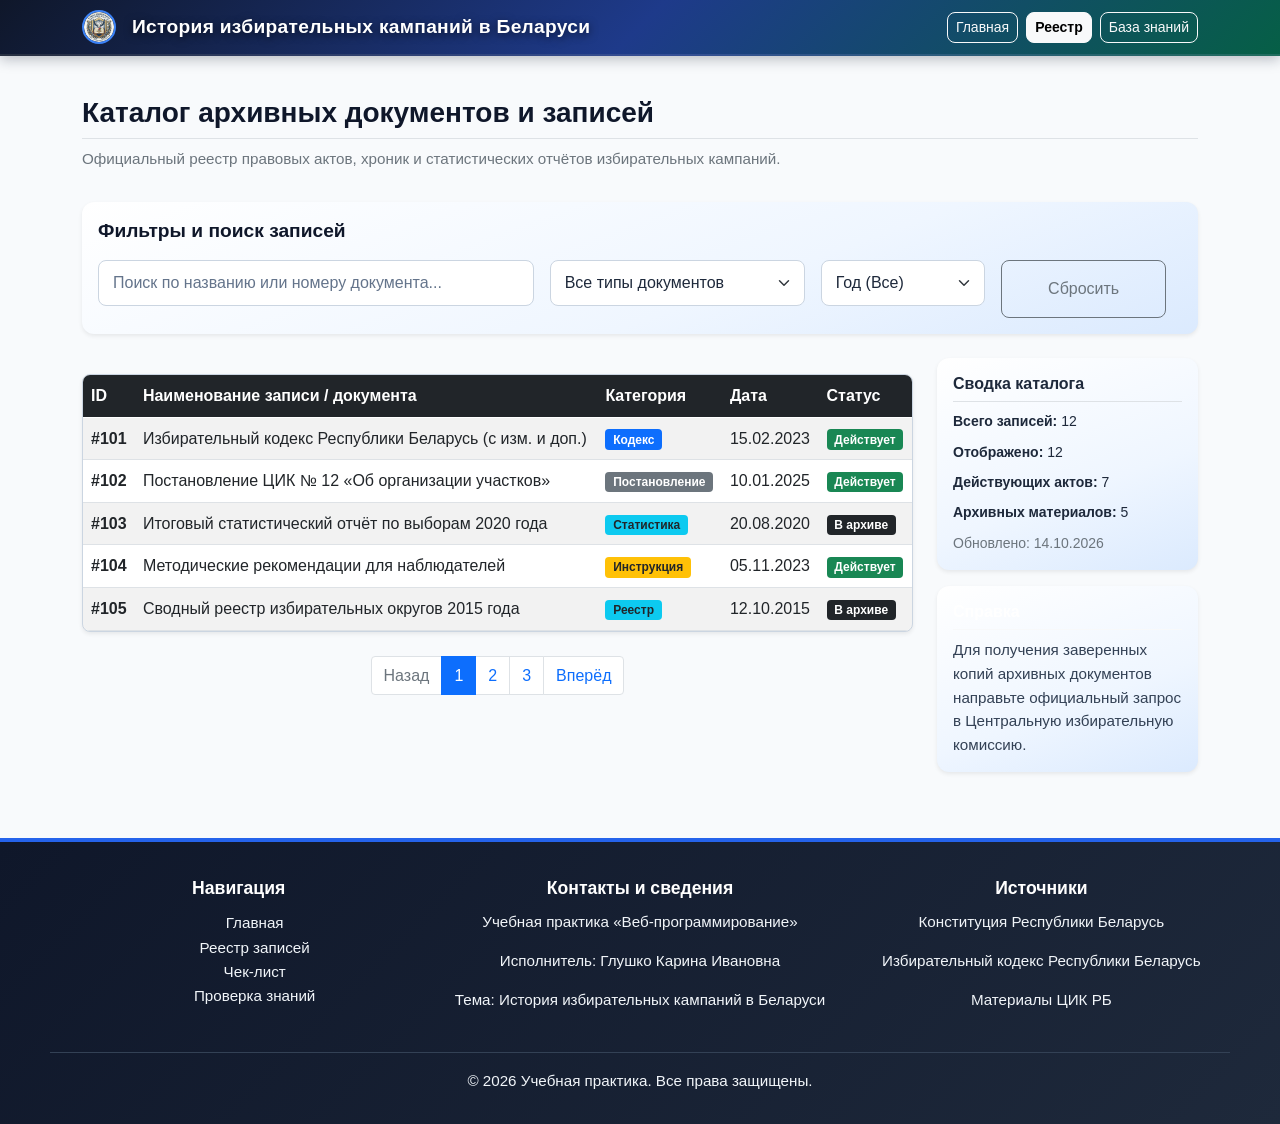
<file: registry-prototype.html>
<!DOCTYPE html>
<html lang="ru">
<head>
  <meta charset="UTF-8">
  <meta name="viewport" content="width=device-width, initial-scale=1.0">
  <title>Каталог записей | История избирательных кампаний в Беларуси</title>

  <!-- 1. Подключение Bootstrap 5 -->
  <link rel="stylesheet" href="css/bootstrap.min.css">
  
  <!-- 2. Авторские стили проекта -->
  <link rel="stylesheet" href="css/base.css">
  <link rel="stylesheet" href="css/layout.css">
  <link rel="stylesheet" href="css/responsive.css">
</head>
<body class="page-grid">

  <!-- ШАПКА САЙТА -->
  <header class="site-header mb-4">
    <div class="container d-flex justify-content-between align-items-center">
      <div class="brand d-flex align-items-center gap-3">
        <img src="assets/img/logo.png" alt="Логотип" class="site-logo">
        <div class="brand-text">
          <h1 class="h5 mb-0 text-white">История избирательных кампаний в Беларуси</h1>
        </div>
      </div>
      <nav class="main-nav d-none d-md-flex gap-2">
        <a href="index.html" class="btn btn-outline-light btn-sm">Главная</a>
        <a href="registry.html" class="btn btn-light btn-sm fw-bold">Реестр</a>
        <a href="knowledge.html" class="btn btn-outline-light btn-sm">База знаний</a>
      </nav>
    </div>
  </header>

  <!-- ОСНОВНОЙ КОНТЕЙНЕР КАТАЛОГА (СЕТКА BOOTSTRAP 12 КОЛОНОК) -->
  <main class="container my-3 flex-grow-1">

    <!-- Заголовок страницы -->
    <div class="row mb-3">
      <div class="col-12">
        <h2 class="h3 fw-bold border-bottom pb-2">Каталог архивных документов и записей</h2>
        <p class="text-muted">Официальный реестр правовых актов, хроник и статистических отчётов избирательных кампаний.</p>
      </div>
    </div>

    <!-- 1. БЛОК ФИЛЬТРОВ (col-12) -->
    <section class="row mb-4">
      <div class="col-12">
        <div class="card p-3 shadow-sm border-0 bg-light">
          <h3 class="h6 fw-bold mb-3">Фильтры и поиск записей</h3>
          <form class="row g-3" id="filter-form" onsubmit="return false;">
            <div class="col-12 col-md-5">
              <input type="text" id="search-input" class="form-control" placeholder="Поиск по названию или номеру документа...">
            </div>
            <div class="col-12 col-md-3">
              <select id="type-select" class="form-select">
                <option value="" selected>Все типы документов</option>
                <option value="Кодекс">Законы и Кодексы</option>
                <option value="Постановление">Постановления ЦИК</option>
                <option value="Статистика">Архивные отчёты</option>
                <option value="Инструкция">Инструкции</option>
                <option value="Реестр">Реестры</option>
              </select>
            </div>
            <div class="col-12 col-md-2">
              <select id="year-select" class="form-select">
                <option value="" selected>Год (Все)</option>
                <option value="2025">2025</option>
                <option value="2023">2023</option>
                <option value="2020">2020</option>
                <option value="2015">2015</option>
                <option value="2010">2010</option>
              </select>
            </div>
            <div class="col-12 col-md-2 d-grid">
              <button type="button" id="reset-btn" class="btn btn-outline-secondary fw-semibold">Сбросить</button>
            </div>
          </form>
        </div>
      </div>
    </section>

    <!-- 2. ОСНОВНОЙ КОНТЕНТ: ТАБЛИЦА + БОКОВАЯ ИНФОРМАЦИЯ -->
    <div class="row g-4">
      
      <!-- ТАБЛИЦА (col-12 на мобильных, col-lg-9 на десктопе) -->
      <div class="col-12 col-lg-9">
        <div class="table-responsive shadow-sm rounded border bg-white">
          <table class="table table-hover table-striped align-middle mb-0" id="data-table">
            <thead class="table-dark">
              <tr>
                <th scope="col">ID</th>
                <th scope="col">Наименование записи / документа</th>
                <th scope="col">Категория</th>
                <th scope="col">Дата</th>
                <th scope="col">Статус</th>
              </tr>
            </thead>
            <tbody id="table-body">
              <!-- Записи будут генерироваться через JS -->
            </tbody>
          </table>
        </div>

        <!-- Сообщение, если ничего не найдено -->
        <div id="no-results" class="alert alert-warning text-center mt-3 d-none">
          По вашему запросу ничего не найдено. Попробуйте изменить параметры фильтрации.
        </div>

        <!-- ПОСТРАНИЧНАЯ НАВИГАЦИЯ (PAGINATION) -->
        <nav aria-label="Пагинация реестра" class="mt-4 d-flex justify-content-center">
          <ul class="pagination mb-0" id="pagination">
            <!-- Кнопки страниц будут генерироваться через JS -->
          </ul>
        </nav>
      </div>

      <!-- 3. БОКОВАЯ ИНФОРМАЦИЯ (col-lg-3) -->
      <aside class="col-12 col-lg-3">
        <div class="card p-3 shadow-sm mb-3 border-0 bg-white">
          <h4 class="h6 fw-bold border-bottom pb-2">Сводка каталога</h4>
          <ul class="list-unstyled mb-0 small">
            <li class="mb-2"><strong>Всего записей:</strong> <span id="stat-total">0</span></li>
            <li class="mb-2"><strong>Отображено:</strong> <span id="stat-visible">0</span></li>
            <li class="mb-2"><strong>Действующих актов:</strong> <span id="stat-active">0</span></li>
            <li class="mb-2"><strong>Архивных материалов:</strong> <span id="stat-archive">0</span></li>
            <li class="mb-0 text-muted">Обновлено: 14.10.2026</li>
          </ul>
        </div>

        <div class="card p-3 shadow-sm border-0 bg-primary text-white">
          <h4 class="h6 fw-bold border-bottom border-light pb-2">Справка</h4>
          <p class="small mb-0">Для получения заверенных копий архивных документов направьте официальный запрос в Центральную избирательную комиссию.</p>
        </div>
      </aside>

    </div>
  </main>

  <footer id="footer" class="site-footer">
    <div class="footer-container">
      <div class="footer-nav">
        <h4>Навигация</h4>
        <ul>
          <li><a href="index.html#hero">Главная</a></li>
          <li><a href="registry.html">Реестр записей</a></li>
          <li><a href="checklist.html">Чек-лист</a></li>
          <li><a href="knowledge.html">Проверка знаний</a></li>
        </ul>
      </div>

      <div class="footer-contacts">
        <h4>Контакты и сведения</h4>
        <p>Учебная практика «Веб-программирование»</p>
        <p>Исполнитель: Глушко Карина Ивановна</p>
        <p>Тема: История избирательных кампаний в Беларуси</p>
      </div>

      <div class="footer-sources">
        <h4>Источники</h4>
        <p>Конституция Республики Беларусь</p>
        <p>Избирательный кодекс Республики Беларусь</p>
        <p>Материалы ЦИК РБ</p>
      </div>
    </div>
    <div class="footer-bottom">
      <p>© 2026 Учебная практика. Все права защищены.</p>
    </div>
  </footer>

  <!-- СКРИПТ ФИЛЬТРАЦИИ И ПАГИНАЦИИ -->
  <script>
    // Массив данных записей каталога
    const rawData = [
      { id: "101", title: "Избирательный кодекс Республики Беларусь (с изм. и доп.)", type: "Кодекс", date: "15.02.2023", year: "2023", status: "Действует", badge: "bg-primary", statusBadge: "bg-success" },
      { id: "102", title: "Постановление ЦИК № 12 «Об организации участков»", type: "Постановление", date: "10.01.2025", year: "2025", status: "Действует", badge: "bg-secondary", statusBadge: "bg-success" },
      { id: "103", title: "Итоговый статистический отчёт по выборам 2020 года", type: "Статистика", date: "20.08.2020", year: "2020", status: "В архиве", badge: "bg-info text-dark", statusBadge: "bg-dark" },
      { id: "104", title: "Методические рекомендации для наблюдателей", type: "Инструкция", date: "05.11.2023", year: "2023", status: "Действует", badge: "bg-warning text-dark", statusBadge: "bg-success" },
      { id: "105", title: "Сводный реестр избирательных округов 2015 года", type: "Реестр", date: "12.10.2015", year: "2015", status: "В архиве", badge: "bg-info text-dark", statusBadge: "bg-dark" },
      { id: "106", title: "Постановление ЦИК № 45 «О форме избирательного бюллетеня»", type: "Постановление", date: "18.12.2024", year: "2025", status: "Действует", badge: "bg-secondary", statusBadge: "bg-success" },
      { id: "107", title: "Отчёт о работе участковых комиссий 2010 года", type: "Статистика", date: "25.12.2010", year: "2010", status: "В архиве", badge: "bg-info text-dark", statusBadge: "bg-dark" },
      { id: "108", title: "Инструкция по порядку подсчета голосов избирателей", type: "Инструкция", date: "02.02.2024", year: "2023", status: "Действует", badge: "bg-warning text-dark", statusBadge: "bg-success" },
      { id: "109", title: "Закон «О республиканских и местных референдумах»", type: "Кодекс", date: "10.05.2023", year: "2023", status: "Действует", badge: "bg-primary", statusBadge: "bg-success" },
      { id: "110", title: "Реестр наблюдателей за избирательным процессом 2020", type: "Реестр", date: "01.08.2020", year: "2020", status: "В архиве", badge: "bg-info text-dark", statusBadge: "bg-dark" },
      { id: "111", title: "Постановление ЦИК № 3 «Об образовании округов»", type: "Постановление", date: "05.01.2025", year: "2025", status: "Действует", badge: "bg-secondary", statusBadge: "bg-success" },
      { id: "112", title: "Архивная хроника президентских выборов 2015 года", type: "Статистика", date: "15.11.2015", year: "2015", status: "В архиве", badge: "bg-info text-dark", statusBadge: "bg-dark" }
    ];

    let filteredData = [...rawData];
    let currentPage = 1;
    const itemsPerPage = 5; // Показываем по 5 записей на странице

    // Элементы DOM
    const searchInput = document.getElementById("search-input");
    const typeSelect = document.getElementById("type-select");
    const yearSelect = document.getElementById("year-select");
    const resetBtn = document.getElementById("reset-btn");
    const tableBody = document.getElementById("table-body");
    const noResults = document.getElementById("no-results");
    const pagination = document.getElementById("pagination");

    // Элементы сводки
    const statTotal = document.getElementById("stat-total");
    const statVisible = document.getElementById("stat-visible");
    const statActive = document.getElementById("stat-active");
    const statArchive = document.getElementById("stat-archive");

    // Функция фильтрации
    function applyFilters() {
      const searchVal = searchInput.value.toLowerCase().trim();
      const typeVal = typeSelect.value;
      const yearVal = yearSelect.value;

      filteredData = rawData.filter(item => {
        const matchesSearch = item.title.toLowerCase().includes(searchVal) || item.id.includes(searchVal);
        const matchesType = typeVal === "" || item.type === typeVal;
        const matchesYear = yearVal === "" || item.year === yearVal;
        return matchesSearch && matchesType && matchesYear;
      });

      currentPage = 1; // Сбрасываем на 1 страницу при новом фильтре
      renderTable();
      renderPagination();
      updateStats();
    }

    // Рендер таблицы
    function renderTable() {
      tableBody.innerHTML = "";

      if (filteredData.length === 0) {
        noResults.classList.remove("d-none");
        return;
      } else {
        noResults.classList.add("d-none");
      }

      const startIndex = (currentPage - 1) * itemsPerPage;
      const endIndex = startIndex + itemsPerPage;
      const pageItems = filteredData.slice(startIndex, endIndex);

      pageItems.forEach(item => {
        const tr = document.createElement("tr");
        tr.innerHTML = `
          <td><strong>#${item.id}</strong></td>
          <td>${item.title}</td>
          <td><span class="badge ${item.badge}">${item.type}</span></td>
          <td>${item.date}</td>
          <td><span class="badge ${item.statusBadge}">${item.status}</span></td>
        `;
        tableBody.appendChild(tr);
      });
    }

    // Рендер кнопки пагинации
    function renderPagination() {
      pagination.innerHTML = "";
      const totalPages = Math.ceil(filteredData.length / itemsPerPage);

      if (totalPages <= 1) return;

      // Кнопка Назад
      const prevLi = document.createElement("li");
      prevLi.className = `page-item ${currentPage === 1 ? 'disabled' : ''}`;
      prevLi.innerHTML = `<a class="page-link" href="#">Назад</a>`;
      prevLi.addEventListener("click", (e) => {
        e.preventDefault();
        if (currentPage > 1) {
          currentPage--;
          renderTable();
          renderPagination();
          updateStats();
        }
      });
      pagination.appendChild(prevLi);

      // Кнопки с номерами страниц
      for (let i = 1; i <= totalPages; i++) {
        const li = document.createElement("li");
        li.className = `page-item ${i === currentPage ? 'active' : ''}`;
        li.innerHTML = `<a class="page-link" href="#">${i}</a>`;
        li.addEventListener("click", (e) => {
          e.preventDefault();
          currentPage = i;
          renderTable();
          renderPagination();
          updateStats();
        });
        pagination.appendChild(li);
      }

      // Кнопка Вперёд
      const nextLi = document.createElement("li");
      nextLi.className = `page-item ${currentPage === totalPages ? 'disabled' : ''}`;
      nextLi.innerHTML = `<a class="page-link" href="#">Вперёд</a>`;
      nextLi.addEventListener("click", (e) => {
        e.preventDefault();
        if (currentPage < totalPages) {
          currentPage++;
          renderTable();
          renderPagination();
          updateStats();
        }
      });
      pagination.appendChild(nextLi);
    }

    // Обновление сводки
    function updateStats() {
      statTotal.textContent = rawData.length;
      statVisible.textContent = filteredData.length;
      statActive.textContent = filteredData.filter(i => i.status === "Действует").length;
      statArchive.textContent = filteredData.filter(i => i.status === "В архиве").length;
    }

    // Сброс фильтров
    resetBtn.addEventListener("click", () => {
      searchInput.value = "";
      typeSelect.value = "";
      yearSelect.value = "";
      applyFilters();
    });

    // Навешиваем слушатели событий
    searchInput.addEventListener("input", applyFilters);
    typeSelect.addEventListener("change", applyFilters);
    yearSelect.addEventListener("change", applyFilters);

    // Первоначальный запуск
    applyFilters();
  </script>
</body>
</html>
</file>
<file: css/base.css>
/* ==========================================
   Задание 4: Настройка темы и переопределение переменных
   ========================================== */
:root {
  /* 1. Фирменные цвета проекта */
  --bs-primary: #1a365d;        /* Глубокий тёмно-синий цвет бренда */
  --bs-secondary: #718096;      /* Нейтральный серый для второстепенных элементов */
  --bs-success: #2f855a;        /* Приглушённый зелёный статус */
  --bs-dark: #0f172a;           /* Тёмно-графитовый для шапки, подвала и таблиц */
  --bs-light: #f8fafc;          /* Светлый фоновый оттенок */

  /* 2. Типографика */
  --bs-body-font-family: 'Segoe UI', Roboto, Helvetica, Arial, sans-serif;
  --bs-body-color: #1e293b;     /* Основной цвет текста высокой контрастности */

  /* 3. Радиусы скругления (Геометрия) */
  --bs-border-radius: 8px;      /* Стандартное скругление кнопок и полей */
  --bs-border-radius-sm: 4px;   /* Компактное скругление для бейджей */
  --bs-border-radius-lg: 12px;  /* Увеличенное скругление для карточек */

  /* 4. Тени (Depth & Elevation) */
  --bs-box-shadow: 0 10px 25px rgba(30, 58, 138, 0.08);
  --bs-box-shadow-sm: 0 3px 10px rgba(37, 99, 235, 0.3);
  --bs-box-shadow-lg: 0 15px 30px rgba(0, 0, 0, 0.15);
}

/* Применение переменных к базовым элементам проекта */
body {
  font-family: var(--bs-body-font-family);
  color: var(--bs-body-color);
  background-color: var(--bs-light);
}

/* Скругления и тени для карточек */
.card {
  border-radius: var(--bs-border-radius-lg);
  box-shadow: var(--bs-box-shadow);
}

/* Скругления для кнопок */
.nav-btn, .card-btn, .btn {
  border-radius: var(--bs-border-radius);
}
/* ==========================================
   Задание 3: Базовое оформление и палитра
   ========================================== */
* {
  box-sizing: border-box;
  margin: 0;
  padding: 0;
}

body {
  font-family: 'Segoe UI', Roboto, Helvetica, Arial, sans-serif;
  font-size: 16px;
  line-height: 1.6;
  color: #1e293b;
  background-color: #f1f5f9;
}

.content-container {
  max-width: 1100px;
  margin: 0 auto;
  padding: 40px 20px;
}

/* ==========================================
   Задание 4: Шапка с выразительным линейным градиентом
   ========================================== */
.site-header {
  /* Насыщенный линейный градиент глубоких темно-синих и изумрудных тонов */
  background: linear-gradient(135deg, #0f172a 0%, #1e3a8a 50%, #065f46 100%);
  color: #ffffff;
  padding: 24px 0;
  box-shadow: 0 4px 20px rgba(15, 23, 42, 0.35);
  border-bottom: 2px solid rgba(255, 255, 255, 0.1);
}

.header-container {
  max-width: 1100px;
  margin: 0 auto;
  padding: 0 20px;
  display: flex;
  justify-content: space-between;
  align-items: center;
  flex-wrap: wrap;
  gap: 15px;
}

.brand {
  display: flex;
  align-items: center;
  gap: 12px;
}

.brand h1 {
  font-size: 1.45rem;
  font-weight: 700;
  letter-spacing: 0.3px;
  text-shadow: 0 2px 8px rgba(0, 0, 0, 0.6);
}

/* Навигация и Задание 9: Кнопки */
.main-nav {
  display: flex;
  gap: 12px;
}

.nav-btn, .card-btn {
  display: inline-block;
  padding: 9px 20px;
  background: linear-gradient(135deg, #2563eb, #1d4ed8);
  color: #ffffff;
  text-decoration: none;
  border-radius: 8px;
  font-size: 0.95rem;
  font-weight: 600;
  box-shadow: 0 3px 10px rgba(37, 99, 235, 0.3);
  transition: background 0.3s ease, box-shadow 0.3s ease, transform 0.15s ease;
}

.nav-btn:hover, .card-btn:hover {
  background: linear-gradient(135deg, #64748b, #475569);
  box-shadow: 0 6px 16px rgba(71, 85, 105, 0.4);
}

.nav-btn:active, .card-btn:active {
  transform: scale(0.96);
}

/* ==========================================
   Задание 4: Сетка и карточки с градиентами
   ========================================== */
.section-title {
  font-size: 1.65rem;
  margin-bottom: 28px;
  color: #0f172a;
  border-bottom: 3px solid #cbd5e1;
  padding-bottom: 10px;
  font-weight: 700;
}

.cards-grid {
  display: grid;
  grid-template-columns: repeat(auto-fit, minmax(240px, 1fr));
  gap: 22px;
  margin-bottom: 50px;
}

/* Стандартные карточки: Мягкий диагональный линейный градиент с аккуратной синей плашкой сверху */
.card {
  background: linear-gradient(160deg, #ffffff 0%, #eff6ff 60%, #dbeafe 100%);
  border: 1px solid #bfdbfe;
  border-top: 4px solid #2563eb;
  border-radius: 12px;
  padding: 24px;
  box-shadow: 0 10px 25px rgba(30, 58, 138, 0.08);
  display: flex;
  flex-direction: column;
  justify-content: space-between;
}

/* Задание 4: Яркий и заметный радиальный градиент для карточки "Избирательный кодекс" */
.card-radial {
  background: radial-gradient(circle at 0% 0%, #ffffff 0%, #e0f2fe 50%, #bae6fd 100%);
  border: 1px solid #7dd3fc;
  border-top: 4px solid #0284c7;
  box-shadow: 0 10px 25px rgba(2, 132, 199, 0.12);
}

.card-header {
  font-size: 0.85rem;
  font-weight: 800;
  color: #1d4ed8;
  text-transform: uppercase;
  letter-spacing: 0.5px;
  margin-bottom: 8px;
}

.card-radial .card-header {
  color: #0369a1;
}

.card h3 {
  font-size: 1.2rem;
  margin-bottom: 12px;
  color: #0f172a;
  font-weight: 700;
}

.card p {
  font-size: 0.95rem;
  color: #334155;
  margin-bottom: 20px;
  line-height: 1.55;
}

/* ==========================================
   Задание 5: Увеличенная секция с атрибутами и знаками
   ========================================== */
.signs-section {
  background: #ffffff;
  padding: 36px;
  border-radius: 16px;
  border: 1px solid #e2e8f0;
  box-shadow: 0 8px 24px rgba(0, 0, 0, 0.05);
}

.section-desc {
  color: #64748b;
  margin-bottom: 28px;
  font-size: 1rem;
}

/* Сетка для крупных карточек знаков */
.signs-grid {
  display: grid;
  grid-template-columns: repeat(auto-fit, minmax(200px, 1fr));
  gap: 30px;
  justify-items: center;
}

.sign-item {
  display: flex;
  flex-direction: column;
  align-items: center;
  text-align: center;
  gap: 14px;
  font-size: 1.05rem;
  font-weight: 600;
  color: #1e293b;
  width: 100%;
}

/* Увеличенный размер изображений знаков (160x160px вместо 80x80px) */
.safety-sign {
  width: 160px;
  height: 160px;
  object-fit: contain;
  background: linear-gradient(145deg, #f8fafc, #edf2f7);
  padding: 20px;
  border-radius: 16px;
  border: 1px solid #cbd5e1;
  box-shadow: 0 4px 12px rgba(0, 0, 0, 0.04);
}

/* ==========================================
   Задание 2: Подвал сайта
   ========================================== */
.site-footer {
  text-align: center;
  padding: 24px;
  background: linear-gradient(135deg, #0f172a, #1e293b);
  color: #94a3b8;
  font-size: 0.95rem;
  font-weight: 500;
  margin-top: 50px;
}

/* ==========================================
   Задание 9: Базовое оформление и единая палитра
   ========================================== */
* {
  box-sizing: border-box;
  margin: 0;
  padding: 0;
}

body {
  font-family: 'Segoe UI', Roboto, Helvetica, Arial, sans-serif;
  font-size: 16px;
  line-height: 1.6;
  color: #1e293b;
  background-color: #f1f5f9;
}

/* Общий класс для заголовков секций (переиспользуемый) */
.section-title {
  font-size: 1.65rem;
  margin-bottom: 28px;
  color: #0f172a;
  border-bottom: 3px solid #cbd5e1;
  padding-bottom: 10px;
  font-weight: 700;
}

/* Общий переиспользуемый класс для кнопок */
.nav-btn, .card-btn {
  display: inline-block;
  padding: 9px 20px;
  background: linear-gradient(135deg, #2563eb, #1d4ed8);
  color: #ffffff;
  text-decoration: none;
  border-radius: 8px;
  font-size: 0.95rem;
  font-weight: 600;
  box-shadow: 0 3px 10px rgba(37, 99, 235, 0.3);
  transition: background 0.3s ease, box-shadow 0.3s ease, transform 0.15s ease;
}

.nav-btn:hover, .card-btn:hover {
  background: linear-gradient(135deg, #64748b, #475569);
  box-shadow: 0 6px 16px rgba(71, 85, 105, 0.4);
}

.nav-btn:active, .card-btn:active {
  transform: scale(0.96);
}

/* Общий переиспользуемый класс для карточек */
.card {
  background: linear-gradient(160deg, #ffffff 0%, #eff6ff 60%, #dbeafe 100%);
  border: 1px solid #bfdbfe;
  border-top: 4px solid #2563eb;
  border-radius: 12px;
  padding: 24px;
  box-shadow: 0 10px 25px rgba(30, 58, 138, 0.08);
  display: flex;
  flex-direction: column;
  justify-content: space-between;
}

/* Вариация карточки с радиальным градиентом */
.card-radial {
  background: radial-gradient(circle at 0% 0%, #ffffff 0%, #e0f2fe 50%, #bae6fd 100%);
  border: 1px solid #7dd3fc;
  border-top: 4px solid #0284c7;
  box-shadow: 0 10px 25px rgba(2, 132, 199, 0.12);
}

/* ==========================================
   Базовое оформление, переменные и типографика
   ========================================== */
* {
  -webkit-box-sizing: border-box;
  box-sizing: border-box;
  margin: 0;
  padding: 0;
}

html {
  font-size: 16px;
  -webkit-text-size-adjust: 100%;
}

body {
  font-family: 'Segoe UI', Roboto, Helvetica, Arial, sans-serif;
  font-size: 1rem;
  line-height: 1.6;
  color: #1e293b;
  background-color: #f1f5f9;
}

/* Ограничение выхода мультимедиа за пределы контейнеров */
img, svg, video {
  max-width: 100%;
  height: auto;
  display: block;
}

/* Заголовки с адаптивным размером текста */
h1 {
  font-size: clamp(1.4rem, 2.5vw, 2.1rem);
  line-height: 1.25;
  color: #0f172a;
}

h2 {
  font-size: clamp(1.2rem, 2vw, 1.65rem);
  line-height: 1.3;
}

h3 {
  font-size: clamp(1.05rem, 1.5vw, 1.3rem);
}

/* Общий переиспользуемый класс для заголовков */
.section-title {
  font-size: clamp(1.3rem, 2vw, 1.65rem);
  margin-bottom: 24px;
  color: #0f172a;
  border-bottom: 3px solid #cbd5e1;
  padding-bottom: 10px;
  font-weight: 700;
}

/* Переиспользуемые кнопки */
.nav-btn, .card-btn {
  display: inline-block;
  padding: 10px 20px;
  background: #2563eb;
  background: -webkit-linear-gradient(135deg, #2563eb, #1d4ed8);
  background: linear-gradient(135deg, #2563eb, #1d4ed8);
  color: #ffffff;
  text-decoration: none;
  border-radius: 8px;
  font-size: 0.95rem;
  font-weight: 600;
  border: none;
  cursor: pointer;
  -webkit-box-shadow: 0 3px 10px rgba(37, 99, 235, 0.3);
  box-shadow: 0 3px 10px rgba(37, 99, 235, 0.3);
  -webkit-transition: background 0.3s ease, -webkit-shadow 0.3s ease, -webkit-transform 0.15s ease;
  transition: background 0.3s ease, box-shadow 0.3s ease, transform 0.15s ease;
}

.nav-btn:hover, .card-btn:hover {
  background: #475569;
  background: -webkit-linear-gradient(135deg, #64748b, #475569);
  background: linear-gradient(135deg, #64748b, #475569);
  -webkit-box-shadow: 0 6px 16px rgba(71, 85, 105, 0.4);
  box-shadow: 0 6px 16px rgba(71, 85, 105, 0.4);
}

.nav-btn:active, .card-btn:active {
  -webkit-transform: scale(0.96);
  transform: scale(0.96);
}

/* ==========================================
   Задание 5: Стили и Цветовая индикация итогов
   ========================================== */
.checklist-summary {
  background: #ffffff;
  border: 2px solid #cbd5e1;
  padding: 20px;
  border-radius: 12px;
  margin-bottom: 30px;
  display: flex;
  align-items: center;
  justify-content: space-between;
  gap: 15px;
  flex-wrap: wrap;
  transition: all 0.3s ease;
}

.summary-score {
  font-size: 1.2rem;
  font-weight: 700;
}

.summary-score strong {
  font-size: 1.8rem;
  margin-left: 8px;
}

/* 1. Зелёный индикатор — Высокий уровень (>= 80%) */
.checklist-summary.summary-high {
  border-color: #16a34a !important;
  background-color: #f0fdf4 !important;
  color: #14532d !important;
}
.checklist-summary.summary-high strong {
  color: #15803d !important;
}

/* 2. Жёлтый индикатор — Удовлетворительный уровень (50% - 79%) */
.checklist-summary.summary-medium {
  border-color: #ca8a04 !important;
  background-color: #fefce8 !important;
  color: #713f12 !important;
}
.checklist-summary.summary-medium strong {
  color: #a16207 !important;
}

/* 3. Красный индикатор — Есть несоответствия (< 50%) */
.checklist-summary.summary-low {
  border-color: #dc2626 !important;
  background-color: #fef2f2 !important;
  color: #7f1d1d !important;
}
.checklist-summary.summary-low strong {
  color: #b91c1c !important;
}

/* Поддержка индикации в Тёмной теме */
body.dark-theme .checklist-summary.summary-high {
  background-color: #064e3b !important;
  color: #6ee7b7 !important;
  border-color: #059669 !important;
}
body.dark-theme .checklist-summary.summary-medium {
  background-color: #713f12 !important;
  color: #fde047 !important;
  border-color: #ca8a04 !important;
}
body.dark-theme .checklist-summary.summary-low {
  background-color: #7f1d1d !important;
  color: #fca5a5 !important;
  border-color: #dc2626 !important;
}

/* ==========================================
   Фикс модального окна (Задание 7)
   ========================================== */

/* 1. Изначально скрываем окно и фиксируем на весь экран */
.modal-overlay {
  position: fixed !important;
  top: 0 !important;
  left: 0 !important;
  width: 100vw !important;
  height: 100vh !important;
  background: rgba(15, 23, 42, 0.75) !important; /* Полупрозрачный тёмный фон */
  display: flex !important;
  align-items: center !important;
  justify-content: center !important;
  z-index: 9999 !important; /* Выводим поверх всех блоков и подвала */
  
  /* Состояние скрытости */
  opacity: 0 !important;
  pointer-events: none !important;
  visibility: hidden !important;
  transition: opacity 0.3s ease, visibility 0.3s ease !important;
}

/* 2. Состояние при клике на кнопку (когда JS добавляет класс .active) */
.modal-overlay.active {
  opacity: 1 !important;
  pointer-events: auto !important;
  visibility: visible !important;
}

/* 3. Само белое окошко по центру */
.modal-window {
  background: #ffffff !important;
  color: #1e293b !important;
  padding: 30px !important;
  border-radius: 16px !important;
  max-width: 500px !important;
  width: 90% !important;
  box-shadow: 0 25px 50px -12px rgba(0, 0, 0, 0.5) !important;
  transform: translateY(-20px);
  transition: transform 0.3s ease !important;
}

.modal-overlay.active .modal-window {
  transform: translateY(0) !important;
}

/* Поддержка модального окна в тёмной теме */
body.dark-theme .modal-window {
  background: #1e293b !important;
  color: #f8fafc !important;
  border: 1px solid #334155 !important;
}

/* Закрепление кнопки темы на прежнем месте в шапке */
.header-container .theme-toggle-btn {
  display: inline-flex !important;
  align-items: center !important;
  justify-content: center !important;
  flex-shrink: 0 !important;
  margin-left: auto !important; /* Аккуратно прижимает к правой части шапки */
  cursor: pointer !important;
  z-index: 10 !important;
}

/* ==========================================
   Рабочая Тёмная тема
   ========================================== */
body.dark-theme {
  background-color: #0f172a !important;
  color: #f8fafc !important;
}

/* Заголовки в тёмной теме */
body.dark-theme h1,
body.dark-theme h2,
body.dark-theme h3,
body.dark-theme .section-title {
  color: #ffffff !important;
}

/* Карточки и блоки */
body.dark-theme .card,
body.dark-theme .provisions-section,
body.dark-theme .news-card,
body.dark-theme .sidenav,
body.dark-theme .checklist-item,
body.dark-theme .modal-window {
  background: #1e293b !important;
  color: #f8fafc !important;
  border-color: #334155 !important;
}

body.dark-theme .card p,
body.dark-theme .news-card p {
  color: #cbd5e1 !important;
}

/* Поле поиска */
body.dark-theme .search-input {
  background-color: #1e293b !important;
  color: #ffffff !important;
  border-color: #475569 !important;
}

/* Кнопка темы в шапке */
.header-container .theme-toggle-btn {
  cursor: pointer;
  user-select: none;
}

/* ==========================================
   Фикс читаемости Чек-листа в Тёмной теме
   ========================================== */

/* 1. Описание под заголовком */
body.dark-theme .section-desc {
  color: #cbd5e1 !important;
}

/* 2. Итоговая плашка чек-листа */
body.dark-theme .checklist-summary {
  background-color: #1e293b !important;
  border-color: #334155 !important;
  color: #f8fafc !important;
}

body.dark-theme .summary-score,
body.dark-theme .summary-status,
body.dark-theme #score-percent {
  color: #ffffff !important;
}

/* 3. Опции radio и подписи в чек-листе */
body.dark-theme .item-options label {
  color: #f8fafc !important;
}

/* 4. Инпуты комментариев */
body.dark-theme .item-comment {
  background-color: #0f172a !important;
  color: #ffffff !important;
  border-color: #475569 !important;
}

body.dark-theme .item-comment::placeholder {
  color: #94a3b8 !important;
}

/* Кнопка "Очистить результаты" в тёмной теме */
body.dark-theme #clear-checklist-btn {
  background: linear-gradient(135deg, #475569, #334155) !important;
  color: #ffffff !important;
}

/* ==========================================
   Идеальная Тёмная тема: Таблицы, Врезки, Меню
   ========================================== */

/* 1. Таблицы в тёмной теме (Фикс невидимого текста) */
body.dark-theme .table-responsive {
  border-color: #334155 !important;
}

body.dark-theme .data-table {
  background-color: #1e293b !important;
  color: #f8fafc !important;
}

body.dark-theme .data-table caption {
  color: #cbd5e1 !important;
}

body.dark-theme .data-table thead th {
  background-color: #0f172a !important;
  color: #ffffff !important;
  border-color: #334155 !important;
}

body.dark-theme .data-table tbody tr {
  background-color: #1e293b !important;
}

body.dark-theme .data-table tbody tr:nth-child(even) {
  background-color: #0f172a !important; /* Зебра-эффект */
}

body.dark-theme .data-table td,
body.dark-theme .data-table th[scope="row"] {
  color: #f8fafc !important;
  border-color: #334155 !important;
}

/* 2. Боковое меню (Фикс тусклых ссылок) */
body.dark-theme .sidenav {
  background-color: #1e293b !important;
  border-color: #334155 !important;
}

body.dark-theme .sidenav__title {
  color: #ffffff !important;
  border-bottom-color: #334155 !important;
}

body.dark-theme .sidenav__link {
  color: #cbd5e1 !important;
}

body.dark-theme .sidenav__link:hover {
  color: #ffffff !important;
  background-color: #334155 !important;
}

body.dark-theme .sidenav__link[aria-current="page"] {
  background-color: #2563eb !important;
  color: #ffffff !important;
}

/* 3. Врезки (Notice / Callout) в тёмной теме */
body.dark-theme .notice--info {
  background-color: #1e3a8a !important;
  border-left-color: #3b82f6 !important;
  color: #eff6ff !important;
}

body.dark-theme .notice--warning {
  background-color: #78350f !important;
  border-left-color: #f59e0b !important;
  color: #fef3c7 !important;
}

body.dark-theme .notice--step {
  background-color: #064e3b !important;
  border-left-color: #10b981 !important;
  color: #ecfdf5 !important;
}

body.dark-theme .notice__title {
  color: #ffffff !important;
}

/* 4. Бегущая строка (Фикс наезжания) */
.ticker-wrap {
  position: relative;
  z-index: 10;
}

/* ==========================================
   Фикс Подвала (Сетка в 3 колонки и стиль)
   ========================================== */

/* Базовый контрастный стиль подвала для Светлой темы */
.site-footer {
  background: linear-gradient(135deg, #0f172a 0%, #1e293b 100%) !important;
  color: #94a3b8 !important;
  border-top: 4px solid #2563eb !important; /* Яркая синяя разделительная полоса сверху */
  padding: 36px 0 16px 0 !important;
  margin-top: 50px !important;
}

.footer-container {
  width: min(100% - 24px, 1180px) !important;
  margin: 0 auto !important;
  display: grid !important;
  grid-template-columns: 1fr !important; /* На телефонах в 1 колонку */
  gap: 24px !important;
}

.footer-container h4 {
  color: #ffffff !important;
  font-size: 1.1rem !important;
  margin-bottom: 12px !important;
}

.footer-container p,
.footer-container a {
  color: #cbd5e1 !important;
  font-size: 0.95rem !important;
  line-height: 1.5 !important;
}

.footer-bottom {
  width: min(100% - 24px, 1180px) !important;
  margin: 24px auto 0 auto !important;
  border-top: 1px solid #334155 !important;
  padding-top: 16px !important;
  text-align: center !important;
  color: #94a3b8 !important;
}

/* Переход подвала в 3 колонки на планшетах, ноутбуках и ПК (от 768px) */
@media (min-width: 768px) {
  .footer-container {
    grid-template-columns: repeat(3, 1fr) !important; /* Ровно 3 колонки */
  }
}

/* Стиль подвала при переключении на Тёмную тему */
body.dark-theme .site-footer {
  background: #020617 !important;
  border-top-color: #3b82f6 !important;
}
/* ==========================================
   Согласование стилей jQuery UI с темой проекта
   ========================================== */

/* Основной контейнер виджетов jQuery UI */
.ui-widget {
  font-family: 'Segoe UI', Roboto, Helvetica, Arial, sans-serif !important;
  font-size: 0.95rem !important;
}

/* Шапка виджетов (например, диалоговых окон) под стиль шапки или карточек проекта */
.ui-widget-header {
  background: linear-gradient(135deg, #2563eb, #1d4ed8) !important;
  color: #ffffff !important;
  font-weight: 600 !important;
  border: none !important;
  border-radius: 8px 8px 0 0 !important;
}

/* Основной блок виджета */
.ui-widget-content {
  background-color: #ffffff !important;
  color: #1e293b !important;
  border: 1px solid #cbd5e1 !important;
  border-radius: 8px !important;
}

/* Поддержка стилей jQuery UI в Тёмной теме проекта */
body.dark-theme .ui-widget-content {
  background-color: #1e293b !important;
  color: #f8fafc !important;
  border-color: #334155 !important;
}

body.dark-theme .ui-widget-header {
  background: linear-gradient(135deg, #0f172a, #1e3a8a) !important;
  color: #ffffff !important;
}
/* ==========================================
   Полноценная стилизация Тёмной темы (dark-theme)
   ========================================== */
body.dark-theme {
    background-color: #0f172a !important;
    color: #f8fafc !important;
}

/* Заголовки и тексты */
body.dark-theme h1,
body.dark-theme h2,
body.dark-theme h3,
body.dark-theme h4,
body.dark-theme .section-title {
    color: #ffffff !important;
}

body.dark-theme p,
body.dark-theme li,
body.dark-theme span {
    color: #cbd5e1 !important;
}

/* Боковая навигация */
body.dark-theme .sidenav {
    background-color: #1e293b !important;
    border-color: #334155 !important;
}

body.dark-theme .sidenav__title {
    color: #ffffff !important;
    border-bottom-color: #334155 !important;
}

body.dark-theme .sidenav__link {
    color: #cbd5e1 !important;
}

body.dark-theme .sidenav__link:hover {
    color: #ffffff !important;
    background-color: #334155 !important;
}

body.dark-theme .sidenav__link[aria-current="page"] {
    background-color: #2563eb !important;
    color: #ffffff !important;
}

/* Карточки и инфо-блоки */
body.dark-theme .card,
body.dark-theme .info-card,
body.dark-theme .stat-box {
    background: #1e293b !important;
    border-color: #334155 !important;
    color: #f8fafc !important;
}

body.dark-theme .card h3,
body.dark-theme .card-header {
    color: #38bdf8 !important;
}

body.dark-theme .card p {
    color: #cbd5e1 !important;
}

/* Таблицы в тёмной теме */
body.dark-theme .table-responsive {
    border-color: #334155 !important;
}

body.dark-theme .data-table {
    background-color: #1e293b !important;
    color: #f8fafc !important;
}

body.dark-theme .data-table caption {
    color: #cbd5e1 !important;
}

body.dark-theme .data-table thead tr {
    background-color: #0f172a !important;
}

body.dark-theme .data-table th,
body.dark-theme .data-table td {
    color: #f8fafc !important;
    border-color: #334155 !important;
    background-color: transparent !important;
}

body.dark-theme .data-table tbody tr:nth-child(even) {
    background-color: rgba(255, 255, 255, 0.03) !important;
}

/* Врезки и предупреждения */
body.dark-theme .notice--warning {
    background-color: #451a03 !important;
    border-left-color: #f59e0b !important;
    color: #fef3c7 !important;
}

body.dark-theme .notice--warning .notice__title,
body.dark-theme .notice--warning p {
    color: #fef3c7 !important;
}

body.dark-theme .info-block-highlight {
    background-color: #0f172a !important;
    border-left-color: #3b82f6 !important;
}

body.dark-theme .info-block-highlight h4 {
    color: #ffffff !important;
}
/* ==========================================
   Задание 2: Оформление типографики и читаемость
   ========================================== */

/* 1. Базовые настройки для всего документа (body) */
body {
  font-family: 'Segoe UI', Roboto, Helvetica, Arial, sans-serif;
  font-size: 1rem; /* 16px */
  line-height: 1.6; /* Комфортный межстрочный интервал */
  color: #1e293b; /* Высокий контраст (темно-серый цвет на светлом фоне) */
  background-color: #f1f5f9;
  -webkit-font-smoothing: antialiased;
}

/* 2. Заголовки (адаптивные размеры, плотность и межстрочные интервалы) */
h1, .brand-text h1 {
  font-size: clamp(1.4rem, 2.5vw, 2.1rem);
  font-weight: 700;
  line-height: 1.25;
  color: #0f172a;
}

h2, .section-title {
  font-size: clamp(1.2rem, 2vw, 1.65rem);
  font-weight: 700;
  line-height: 1.3;
  color: #0f172a;
  border-bottom: 3px solid #cbd5e1;
  padding-bottom: 10px;
  margin-bottom: 24px;
}

h3, .card h3 {
  font-size: clamp(1.05rem, 1.5vw, 1.3rem);
  font-weight: 700;
  line-height: 1.35;
  color: #0f172a;
  margin-bottom: 12px;
}

/* 3. Абзацы и тексты */
p, .card p {
  font-size: 0.95rem;
  line-height: 1.55;
  color: #334155; /* Контрастный цвет текста для чтения */
  margin-bottom: 16px;
}

/* 4. Вспомогательные элементы типографики */
.section-desc {
  font-size: 1rem;
  line-height: 1.6;
  color: #64748b; /* Приглушенный цвет для описаний */
  margin-bottom: 28px;
}

.card-header {
  font-size: 0.85rem;
  font-weight: 800;
  text-transform: uppercase;
  letter-spacing: 0.5px; /* Увеличенный разгон букв для разборчивости капслока */
  color: #1d4ed8;
  margin-bottom: 8px;
}

/* ==========================================
   Задание 3: Утилиты отступов и вертикальный ритм
   ========================================== */

/* 1. Базовые отступы контейнеров (кратные 8px) */
.content-container, .page {
  padding-top: 24px;   /* py-3 / py-6 */
  padding-bottom: 24px;
  margin-left: auto;
  margin-right: auto;
}

/* 2. Отступы для секций и блоков-героев */
.hero-section {
  padding: 32px;       /* p-8 (кратный 8) */
  margin-bottom: 32px; /* mb-8 */
}

.provisions-section, .signs-section {
  padding: 24px;       /* p-6 */
  margin-bottom: 32px; /* mb-8 */
}

/* 3. Внутренние отступы карточек */
.card {
  padding: 24px;       /* p-6 */
}

/* 4. Вертикальный ритм заголовков и абзацев */
h1 {
  margin-bottom: 16px; /* mb-3 */
}

h2, .section-title {
  margin-bottom: 24px; /* mb-4 */
}

h3 {
  margin-bottom: 12px; /* mb-2 */
}

p, .card p {
  margin-bottom: 16px; /* mb-3 */
}
/* ==========================================
   Задание 4: Цвета и фон (Утилиты)
   ========================================== */
.bg-primary-custom { background: linear-gradient(135deg, #0f172a 0%, #1e3a8a 50%, #065f46 100%) !important; }
.bg-light-custom { background-color: #f1f5f9 !important; }
.bg-card-custom { background: linear-gradient(160deg, #ffffff 0%, #eff6ff 60%, #dbeafe 100%) !important; }
.text-primary-custom { color: #1d4ed8 !important; }
.text-dark-custom { color: #1e293b !important; }
.text-muted-custom { color: #64748b !important; }

/* ==========================================
   Задание 5: Рамки и скругления (Утилиты)
   ========================================== */
.rounded-sm-custom { border-radius: 4px !important; }
.rounded-custom { border-radius: 8px !important; }
.rounded-lg-custom { border-radius: 12px !important; }
.rounded-xl-custom { border-radius: 16px !important; }

.border-custom { border: 1px solid #cbd5e1 !important; }
.border-primary-custom { border: 1px solid #bfdbfe !important; border-top: 4px solid #2563eb !important; }
.border-warning-custom { border-left: 5px solid #d97706 !important; }
.border-info-custom { border-left: 5px solid #2563eb !important; }
.border-success-custom { border-left: 5px solid #16a34a !important; }

/* ==========================================
   Задание 6: Состояния (Hover, Focus, Active) и доступность
   ========================================== */
a:hover, .nav-btn:hover, .card-btn:hover {
  opacity: 0.9;
  transform: translateY(-2px);
  transition: all 0.2s ease;
}

a:active, .nav-btn:active, .card-btn:active {
  transform: scale(0.97);
}

/* Видимость фокуса при клавиатурной навигации (Accessibility) */
a:focus-visible, button:focus-visible, input:focus-visible, select:focus-visible, textarea:focus-visible {
  outline: 3px solid #2563eb !important;
  outline-offset: 2px !important;
}

/* Строки таблиц при наведении */
.data-table tbody tr:hover {
  background-color: rgba(37, 99, 235, 0.08) !important;
}

/* ==========================================
   Задание 7: Оформление таблиц и форм
   ========================================== */
.table-responsive {
  width: 100% !important;
  overflow-x: auto !important;
  border: 1px solid #cbd5e1 !important;
  border-radius: 8px !important;
  margin: 20px 0 !important;
}

.data-table {
  width: 100% !important;
  border-collapse: collapse !important;
  background-color: #ffffff !important;
}

.data-table th, .data-table td {
  padding: 12px 16px !important;
  border: 1px solid #e2e8f0 !important;
  text-align: left !important;
}

.data-table thead th {
  background-color: #1e293b !important;
  color: #ffffff !important;
}

.data-table tbody tr:nth-child(even) {
  background-color: #f8fafc !important;
}

/* Поля форм */
input[type="text"], input[type="email"], input[type="number"], select, textarea {
  width: 100% !important;
  padding: 10px 14px !important;
  border: 1px solid #cbd5e1 !important;
  border-radius: 8px !important;
  font-size: 1rem !important;
  background-color: #ffffff !important;
  color: #1e293b !important;
  box-sizing: border-box !important;
  margin-bottom: 12px !important;
}

input.error, select.error, textarea.error {
  border-color: #dc2626 !important;
  background-color: #fef2f2 !important;
}

input.valid, select.valid, textarea.valid {
  border-color: #16a34a !important;
}
:root {
  /* Фирменная палитра проекта */
  --primary-color: #2563eb;
  --primary-hover: #1d4ed8;
  --bg-main: #f8fafc;
  --bg-card: #ffffff;
  --text-main: #1e293b;
  --text-muted: #64748b;
  --border-color: #cbd5e1;
  --shadow-color: rgba(0, 0, 0, 0.05);
}

body.dark-theme {
  --primary-color: #38bdf8;
  --primary-hover: #0ea5e9;
  --bg-main: #0f172a;
  --bg-card: #1e293b;
  --text-main: #f1f5f9;
  --text-muted: #94a3b8;
  --border-color: #334155;
  --shadow-color: rgba(0, 0, 0, 0.4);
}

/* Применение глобальных переменных темы с высоким контрастом текста */
body {
  background-color: var(--bg-main) !important;
  color: var(--text-main) !important;
  transition: background-color 0.3s ease, color 0.3s ease;
}
/* Фирменный стиль карточек и контейнеров */
.knowledge-form-card, 
.checklist-form-card, 
.stats-panel, 
.registry-controls {
  background-color: var(--bg-card) !important;
  color: var(--text-main) !important;
  border: 1px solid var(--border-color) !important;
  box-shadow: 0 4px 15px var(--shadow-color) !important;
  border-radius: 12px;
  padding: 25px;
  margin-bottom: 25px;
}

/* Компоненты форм и подписи с контрастным текстом */
.form-group label, 
.item-title, 
.quiz-question p {
  color: var(--text-main) !important;
  font-weight: 650;
}

.form-control, 
.item-comment {
  background-color: var(--bg-card) !important;
  color: var(--text-main) !important;
  border: 1px solid var(--border-color) !important;
  border-radius: 8px;
  padding: 10px 14px;
}

.form-control::placeholder {
  color: var(--text-muted) !important;
}

/* Фирменные кнопки интерфейса */
.card-btn.primary-btn {
  background-color: var(--primary-color) !important;
  color: #ffffff !important;
  border: none !important;
  border-radius: 8px;
  font-weight: 600;
  cursor: pointer;
  transition: background-color 0.2s ease;
}

.card-btn.primary-btn:hover {
  background-color: var(--primary-hover) !important;
}
/* Исправление контрастности блока примечания в светлой и тёмной темах */
.content-container div[style*="background"], 
.note-box, 
.alert-box {
  background-color: var(--bg-card, #ffffff) !important;
  color: var(--text-main, #1e293b) !important;
  border: 1px solid var(--border-color, #cbd5e1) !important;
}

/* Если текст внутри примечания имеет собственный бледный класс или стиль */
body.dark-theme div[style*="background"] span,
body.dark-theme div[style*="background"] p {
  color: #cbd5e1 !important;
}
/* Исправление темы и контраста для блоков с примечаниями (.callout-box) */
.callout-box {
  background-color: #f8fafc;
  border-left: 4px solid var(--primary-color, #2563eb);
  padding: 16px 20px;
  border-radius: 8px;
  margin-top: 20px;
  border: 1px solid #cbd5e1;
  color: #1e293b;
}

body.dark-theme .callout-box {
  background-color: #1e293b !important;
  border-color: #334155 !important;
  border-left-color: #38bdf8 !important;
  color: #f1f5f9 !important;
}

body.dark-theme .callout-box strong,
body.dark-theme .callout-box p {
  color: #f1f5f9 !important;
}

body.dark-theme .callout-box a {
  color: #38bdf8 !important;
}
.progress-bar-track {
  background-color: #cbd5e1 !important; /* Серый дорожка-фон */
  height: 12px !important;
  border-radius: 6px !important;
}
.progress-bar-fill {
  background-color: #2563eb !important; /* Яркая синяя полоса */
  height: 100% !important;
  border-radius: 6px !important;
}
/* ==========================================================================
   Стили панели фильтрации в чек-листе (Светлая и Тёмная темы)
   ========================================================================== */
.filter-panel-box {
  background-color: #ffffff !important;
  border: 1px solid #cbd5e1 !important;
  padding: 16px 20px !important;
  border-radius: 10px !important;
  margin-bottom: 20px !important;
  display: flex !important;
  align-items: center !important;
  box-shadow: 0 4px 15px rgba(0, 0, 0, 0.05) !important;
}

.filter-label {
  display: flex !important;
  align-items: center !important;
  gap: 12px !important;
  cursor: pointer !important;
  font-weight: 600 !important;
  font-size: 0.95rem !important;
  color: #1e293b !important;
}

.filter-panel-box input[type="checkbox"] {
  width: 18px !important;
  height: 18px !important;
  accent-color: #2563eb !important;
  cursor: pointer !important;
}

/* Поддержка Тёмной темы */
body.dark-theme .filter-panel-box {
  background-color: #1e293b !important;
  border-color: #334155 !important;
}

body.dark-theme .filter-label {
  color: #f1f5f9 !important;
}
/* Поддержка заголовка легенды (legend) в тёмной теме для формы чек-листа */
body.dark-theme .checklist-form-card legend,
body.dark-theme fieldset legend {
  color: #f1f5f9 !important;
}

#sortable-steps,
#sortable-steps .sortable-item,
.ui-sortable-handle {
  -webkit-touch-callout: none;
  touch-action: none; 
}

.sortable-item {
  touch-action: none;
  -webkit-user-select: none;
  user-select: none;
}
/* Исправление расположения вариантов ответа в чек-листе */
.checklist-item, 
.checklist-question {
  display: flex !important;
  flex-direction: column !important;
  align-items: stretch !important;
  gap: 12px !important;
  width: 100% !important;
  box-sizing: border-box !important;
}

/* Контейнер для радиокнопок (Соответствует / Не соответствует) */
.checklist-options, 
.radio-group-container {
  display: flex !important;
  flex-wrap: wrap !important;
  gap: 15px !important;
  align-items: center !important;
  width: 100% !important;
}

/* Стили для отдельных вариантов с радиокнопками */
.checklist-options label,
.radio-option {
  display: inline-flex !important;
  align-items: center !important;
  gap: 8px !important;
  cursor: pointer !important;
  font-weight: 500 !important;
}

/* Поля для комментариев внутри чек-листа */
.checklist-item input[type="text"],
.checklist-item textarea {
  width: 100% !important;
  box-sizing: border-box !important;
}
</file>
<file: css/layout.css>
/* ==========================================
   Базовый каркас и элементы (структура без конфликтов)
   ========================================== */
body.page-grid {
  display: -webkit-box;
  display: -ms-flexbox;
  display: flex;
  -webkit-box-orient: vertical;
  -webkit-box-direction: normal;
  -ms-flex-direction: column;
  flex-direction: column;
  min-height: 100vh;
  margin: 0;
  width: 100%;
  overflow-x: hidden;
}

.content-container {
  width: min(100% - 32px, 1180px);
  margin: 0 auto;
  padding: 24px 0;
  -webkit-box-sizing: border-box;
  box-sizing: border-box;
  -webkit-box-flex: 1;
  -ms-flex: 1 0 auto;
  flex: 1 0 auto;
}

/* ==========================================
   Шапка сайта и базовые элементы
   ========================================== */
.site-header {
  background: linear-gradient(135deg, #0f172a 0%, #1e3a8a 50%, #065f46 100%);
  color: #ffffff;
  padding: 12px 0;
  width: 100%;
  position: relative;
  z-index: 100;
  box-shadow: 0 4px 12px rgba(15, 23, 42, 0.25);
}

.header-container {
  width: min(100% - 32px, 1180px);
  margin: 0 auto;
  display: -webkit-box;
  display: -ms-flexbox;
  display: flex;
  -webkit-box-pack: justify;
  -ms-flex-pack: justify;
  justify-content: space-between;
  -webkit-box-align: center;
  -ms-flex-align: center;
  align-items: center;
  -ms-flex-wrap: wrap;
  flex-wrap: wrap;
  gap: 12px;
}

.brand {
  display: -webkit-box;
  display: -ms-flexbox;
  display: flex;
  -webkit-box-align: center;
  -ms-flex-align: center;
  align-items: center;
  gap: 10px;
  -webkit-box-flex: 1;
  -ms-flex: 1;
  flex: 1;
  min-width: 0;
  /* Предотвращает переполнение */
}

.brand-text {
  display: -webkit-box;
  display: -ms-flexbox;
  display: flex;
  -webkit-box-align: center;
  -ms-flex-align: center;
  align-items: center;
  gap: 10px;
  min-width: 0;
}

.brand-text h1 {
  color: #ffffff !important;
  /* Четкий белый цвет названия */
  font-size: clamp(0.95rem, 3.5vw, 1.35rem);
  font-weight: 700;
  line-height: 1.2;
  margin: 0;
  white-space: normal;
  word-break: break-word;
}

.site-logo {
  height: 40px;
  width: 40px;
  min-width: 40px;
  border-radius: 50%;
  border: 2px solid #3b82f6;
  -object-fit: cover;
  object-fit: cover;
  -ms-flex-negative: 0;
  flex-shrink: 0;
}

/* Блок-герой */
.hero-section {
  background: #1e293b;
  background: -webkit-linear-gradient(135deg, #1e293b, #0f172a);
  background: linear-gradient(135deg, #1e293b, #0f172a);
  color: #ffffff;
  border-radius: 16px;
  padding: 32px 24px;
  margin-bottom: 32px;
  position: relative;
  overflow: hidden;
}

.hero-title {
  color: #f8fafc;
  margin-bottom: 16px;
}

.hero-description {
  color: #cbd5e1;
  margin-bottom: 24px;
}

.hero-actions {
  display: -webkit-box;
  display: -ms-flexbox;
  display: flex;
  gap: 16px;
  -ms-flex-wrap: wrap;
  flex-wrap: wrap;
}

.primary-btn {
  background: linear-gradient(135deg, #2563eb, #1d4ed8);
}

.secondary-btn {
  background: linear-gradient(135deg, #475569, #334155);
}

/* Секция сведений и врезки */
.provisions-section {
  background: #ffffff;
  padding: 24px;
  border-radius: 14px;
  border: 1px solid #e2e8f0;
  margin-bottom: 32px;
}

.provisions-list {
  padding-left: 20px;
  margin-bottom: 20px;
}

.provisions-list li {
  margin-bottom: 10px;
}

.callout-box {
  background-color: #eff6ff;
  border-left: 5px solid #2563eb;
  padding: 16px;
  border-radius: 6px;
  color: #1e3a8a;
}

.callout-box a {
  color: #1d4ed8;
  font-weight: 600;
  text-decoration: underline;
}

/* Карточки */
.card {
  background: #ffffff;
  background: -webkit-linear-gradient(160deg, #ffffff 0%, #eff6ff 60%, #dbeafe 100%);
  background: linear-gradient(160deg, #ffffff 0%, #eff6ff 60%, #dbeafe 100%);
  border: 1px solid #bfdbfe;
  border-top: 4px solid #2563eb;
  border-radius: 12px;
  padding: 20px;
  display: -webkit-box;
  display: -ms-flexbox;
  display: flex;
  -webkit-box-orient: vertical;
  -webkit-box-direction: normal;
  -ms-flex-direction: column;
  flex-direction: column;
  -webkit-box-pack: justify;
  -ms-flex-pack: justify;
  justify-content: space-between;
}

.card-radial {
  background: -webkit-radial-gradient(circle at 0% 0%, #ffffff 0%, #e0f2fe 50%, #bae6fd 100%);
  background: radial-gradient(circle at 0% 0%, #ffffff 0%, #e0f2fe 50%, #bae6fd 100%);
  border: 1px solid #7dd3fc;
  border-top: 4px solid #0284c7;
}

.card-header {
  font-size: 0.85rem;
  font-weight: 800;
  color: #1d4ed8;
  text-transform: uppercase;
  margin-bottom: 8px;
}

/* Новости */
.news-card {
  background: #ffffff;
  padding: 20px;
  border-radius: 12px;
  border: 1px solid #e2e8f0;
  display: -webkit-box;
  display: -ms-flexbox;
  display: flex;
  -webkit-box-orient: vertical;
  -webkit-box-direction: normal;
  -ms-flex-direction: column;
  flex-direction: column;
}

.news-date {
  font-size: 0.85rem;
  font-weight: 700;
  color: #64748b;
  margin-bottom: 8px;
}

.news-link {
  color: #2563eb;
  font-weight: 600;
  text-decoration: none;
  margin-top: auto;
}

/* Двухколоночные страницы */
.page {
  width: min(100% - 32px, 1180px);
  margin: 0 auto;
  padding: 24px 0;
  -webkit-box-flex: 1;
  -ms-flex: 1 0 auto;
  flex: 1 0 auto;
}

.sidenav {
  background: #ffffff;
  border: 1px solid #e2e8f0;
  border-radius: 12px;
  padding: 16px;
}

.sidenav__title {
  font-size: 1.1rem;
  font-weight: 700;
  margin-bottom: 12px;
  border-bottom: 2px solid #cbd5e1;
  padding-bottom: 6px;
}

.sidenav__list {
  list-style: none;
}

.sidenav__link {
  display: block;
  padding: 8px 12px;
  color: #334155;
  text-decoration: none;
  border-radius: 6px;
}

.sidenav__link[aria-current="page"] {
  background-color: #eff6ff;
  color: #2563eb;
  font-weight: 700;
  border-left: 4px solid #2563eb;
}

.breadcrumbs__list {
  display: -webkit-box;
  display: -ms-flexbox;
  display: flex;
  -ms-flex-wrap: wrap;
  flex-wrap: wrap;
  list-style: none;
  font-size: 0.9rem;
  color: #64748b;
  margin-bottom: 16px;
}

.breadcrumbs__item+.breadcrumbs__item::before {
  content: " / ";
  padding: 0 8px;
}

.breadcrumbs__link {
  color: #2563eb;
  text-decoration: none;
}

.notice {
  padding: 16px;
  border-radius: 8px;
  margin: 20px 0;
}

.notice--warning {
  background-color: #fffbe2;
  border-left: 5px solid #d97706;
  color: #92400e;
}

.notice--info {
  background-color: #eff6ff;
  border-left: 5px solid #2563eb;
  color: #1e3a8a;
}

.notice--step {
  background-color: #f0fdf4;
  border-left: 5px solid #16a34a;
  color: #14532d;
}

.notice__title {
  font-weight: 700;
  margin-bottom: 6px;
}

/* Адаптивные таблицы */
.table-responsive {
  width: 100%;
  overflow-x: auto;
  margin: 20px 0;
  border: 1px solid #cbd5e1;
  border-radius: 8px;
  -webkit-overflow-scrolling: touch;
}

.data-table {
  width: 100%;
  border-collapse: collapse;
  background-color: #ffffff;
}

.data-table th,
.data-table td {
  padding: 10px 14px;
  border: 1px solid #e2e8f0;
}

.data-table thead th {
  background-color: #1e293b;
  color: #ffffff;
}

/* Подвал */
.site-footer {
  background: #0f172a;
  color: #94a3b8;
  padding: 32px 0 16px 0;
  margin-top: auto;
}

.footer-container {
  width: min(100% - 32px, 1180px);
  margin: 0 auto;
  display: grid;
  grid-template-columns: 1fr;
  gap: 24px;
}

.footer-container h4 {
  color: #f1f5f9;
  margin-bottom: 12px;
}

.footer-nav ul {
  list-style: none;
}

.footer-nav a {
  color: #94a3b8;
  text-decoration: none;
}

.footer-bottom {
  width: min(100% - 32px, 1180px);
  margin: 24px auto 0 auto;
  border-top: 1px solid #334155;
  padding-top: 16px;
  text-align: center;
  font-size: 0.85rem;
}

/* Стили для адаптации панели фильтров и таблицы под тёмную тему */
body.dark-theme .registry-controls {
  background-color: #1e293b !important;
  border-color: #334155 !important;
  color: #f1f5f9 !important;
}

body.dark-theme .registry-controls input,
body.dark-theme .registry-controls select {
  background-color: #0f172a !important;
  color: #f1f5f9 !important;
  border-color: #475569 !important;
}

body.dark-theme .registry-controls input::placeholder {
  color: #94a3b8 !important;
}

body.dark-theme #registry-counter {
  color: #cbd5e1 !important;
}

body.dark-theme .data-table {
  background-color: #1e293b !important;
  color: #f1f5f9 !important;
}

body.dark-theme .data-table th,
body.dark-theme .data-table td {
  border-color: #334155 !important;
}

body.dark-theme .data-table tbody tr:hover {
  background-color: rgba(56, 189, 248, 0.1) !important;
}

/* Активное состояние кнопок сортировки с индикацией */
.sort-btn.active {
  background-color: #2563eb !important;
  color: #ffffff !important;
  border-color: #2563eb !important;
  box-shadow: 0 2px 4px rgba(37, 99, 235, 0.2);
}

body.dark-theme .sort-btn {
  background-color: #1e293b;
  color: #f1f5f9;
  border-color: #475569;
}

body.dark-theme .sort-btn.active {
  background-color: #38bdf8 !important;
  color: #0f172a !important;
  border-color: #38bdf8 !important;
}
/* Стили гистограмм и панели статистики (Задание 9) */
.stat-group {
  background: #f8fafc;
  padding: 12px 15px;
  border-radius: 8px;
  border: 1px solid #e2e8f0;
}
.stat-bar-container {
  display: flex;
  align-items: center;
  gap: 10px;
  margin-top: 6px;
  margin-bottom: 8px;
}
.stat-bar-track {
  flex: 1;
  background: #e2e8f0;
  border-radius: 4px;
  height: 12px;
  overflow: hidden;
}
.stat-bar-fill {
  background: #2563eb;
  height: 100%;
  width: 0%; /* Анимируется через JS */
  transition: width 0.8s ease-in-out;
  border-radius: 4px;
}
/* Поддержка тёмной темы для статистики */
body.dark-theme .stats-panel {
  background-color: #1e293b !important;
  border-color: #334155 !important;
  color: #f1f5f9 !important;
}
body.dark-theme .stats-panel h3 {
  color: #f1f5f9 !important;
}
body.dark-theme .stat-group {
  background: #0f172a !important;
  border-color: #334155 !important;
}
body.dark-theme .stat-bar-track {
  background: #334155 !important;
}
body.dark-theme .stat-bar-fill {
  background: #38bdf8 !important;
}
/* ==========================================
   Задание 6: Стили уведомлений и индикаторов
   ========================================== */
.app-notification {
  position: fixed;
  bottom: 20px;
  right: 20px;
  z-index: 1000;
  padding: 12px 20px;
  border-radius: 8px;
  font-weight: 500;
  font-size: 0.95rem;
  box-shadow: 0 10px 25px rgba(0, 0, 0, 0.15);
  transition: opacity 0.3s ease;
}

.app-notification.success {
  background-color: #f0fdf4;
  color: #16a34a;
  border: 1px solid #bbf7d0;
}

.app-notification.error {
  background-color: #fef2f2;
  color: #dc2626;
  border: 1px solid #fecaca;
}
/* ==========================================================================
   Идеальная читаемость текста в футере (на всех страницах)
   ========================================================================== */

/* 1. Заголовки колонок в футере всегда белые и четкие */
.site-footer h4,
.site-footer .footer-container h4 {
  color: #ffffff !important;
  font-size: 1.1rem !important;
  font-weight: 700 !important;
  margin-bottom: 12px !important;
}

/* 2. Обычный текст и абзацы в футере */
.site-footer p,
.site-footer li,
.site-footer span {
  color: #e2e8f0 !important; /* Светло-серый, отлично читаемый оттенок */
}

/* 3. Ссылки в футере */
.site-footer a {
  color: #93c5fd !important; /* Мягкий голубой цвет для ссылок */
  text-decoration: none !important;
}

.site-footer a:hover {
  color: #ffffff !important;
  text-decoration: underline !important;
}

/* 4. Нижняя строка с копирайтом */
.site-footer .footer-bottom,
.footer-bottom p {
  color: #cbd5e1 !important; /* Контрастный светло-серый текст */
  border-top-color: #334155 !important;
}
/* ==========================================================================
   Идеальный единый стиль для всего текста в футере (исправление невидимости)
   ========================================================================== */
.site-footer,
.site-footer *,
.site-footer h4,
.site-footer p,
.site-footer a,
.site-footer span,
.site-footer li,
.footer-container h4,
.footer-container p,
.footer-container a,
.footer-bottom,
.footer-bottom p {
  color: #f1f5f9 !important; /* Яркий и чистый светлый оттенок для абсолютно всех элементов */
  text-decoration: none !important;
}

/* Эффект при наведении на ссылки в футере */
.site-footer a:hover {
  color: #38bdf8 !important; /* Приятный голубой цвет при наведении */
  text-decoration: underline !important;
}
/* ==========================================================================
   Исправление читаемости текста в бейджах категорий в тёмной теме
   ========================================================================== */
body.dark-theme .data-table span, 
body.dark-theme td span {
  background-color: #334155 !important; /* Тёмный аккуратный фон для бейджа */
  color: #38bdf8 !important;            /* Яркий контрастный голубой цвет текста */
  padding: 4px 10px;
  border-radius: 6px;
  font-weight: 600;
}
/* Жесткое исправление для элементов чек-листа, чтобы они не вылезали за границы */
.checklist-form-card *, 
.checklist-item *, 
fieldset * {
  box-sizing: border-box !important;
  max-width: 100% !important;
}

/* Выстраиваем радиокнопки вертикально или с надежным переносом */
.checklist-form-card label,
.checklist-item label {
  display: flex !important;
  align-items: center !important;
  flex-wrap: wrap !important;
  gap: 8px !important;
  position: relative !important;
  right: auto !important;
  left: auto !important;
}

/* Убираем любые вылетающие абсолютные позиции */
.checklist-form-card input[type="radio"],
.checklist-item input[type="radio"] {
  position: static !important;
  margin-right: 6px !important;
}
</file>
<file: css/responsive.css>
/* ==========================================================================
   Идеальная адаптивность и порядок блоков (Mobile-First)
   ========================================================================== */

/* Изображения и видео */
img, svg, video {
  max-width: 100%;
  height: auto;
  display: block;
}

/* --------------------------------------------------------------------------
   1. Мобильная шапка и навигация (до 767px)
   -------------------------------------------------------------------------- */
.site-header {
  width: 100%;
  padding: 10px 0;
  overflow: hidden;
}

.header-container {
  display: flex;
  flex-wrap: wrap;
  align-items: center;
  justify-content: space-between;
  gap: 8px;
  width: min(100% - 20px, 1180px);
  margin: 0 auto;
}

.brand {
  display: flex;
  align-items: center;
  gap: 8px;
  flex: 1 1 auto;
  min-width: 0;
}

.brand-text {
  display: flex;
  align-items: center;
  gap: 8px;
  min-width: 0;
  flex: 1;
}

.brand-text h1 {
  font-size: clamp(0.85rem, 3.5vw, 1.2rem) !important;
  font-weight: 700;
  line-height: 1.2;
  color: #ffffff !important;
  white-space: normal !important;
  word-break: normal !important;
  overflow-wrap: break-word;
}

.site-logo {
  height: 34px;
  width: 34px;
  min-width: 34px;
  flex-shrink: 0;
}

/* Кнопка темы и гамбургер */
.header-container .theme-toggle-btn {
  padding: 5px 10px !important;
  font-size: 0.75rem !important;
  margin-left: auto;
  flex-shrink: 0;
}

.nav-toggle-input {
  position: absolute;
  top: -9999px;
  left: -9999px;
  opacity: 0;
}

.nav-toggle-btn {
  display: flex;
  align-items: center;
  justify-content: center;
  width: 36px;
  height: 36px;
  cursor: pointer;
  background: rgba(255, 255, 255, 0.15);
  border-radius: 6px;
  border: 1px solid rgba(255, 255, 255, 0.3);
  flex-shrink: 0;
}

.hamburger, .hamburger::before, .hamburger::after {
  display: block;
  width: 18px;
  height: 2px;
  background-color: #ffffff;
  border-radius: 2px;
  position: relative;
  transition: all 0.3s ease;
}

.hamburger::before, .hamburger::after { content: ''; position: absolute; }
.hamburger::before { top: -5px; }
.hamburger::after { top: 5px; }

.nav-toggle-input:checked + .nav-toggle-btn .hamburger { background-color: transparent; }
.nav-toggle-input:checked + .nav-toggle-btn .hamburger::before { top: 0; transform: rotate(45deg); }
.nav-toggle-input:checked + .nav-toggle-btn .hamburger::after { top: 0; transform: rotate(-45deg); }

.main-nav {
  display: none;
  width: 100%;
  flex-direction: column;
  gap: 6px;
  padding-top: 10px;
  margin-top: 6px;
  border-top: 1px solid rgba(255, 255, 255, 0.15);
}

.nav-toggle-input:checked ~ .main-nav {
  display: flex;
}

.main-nav .nav-btn {
  width: 100%;
  text-align: center;
  padding: 8px 12px;
  font-size: 0.9rem;
}

/* --------------------------------------------------------------------------
   2. Главный контейнер (.page) и порядок блоков (Задание 5)
   -------------------------------------------------------------------------- */
.page {
  display: flex !important;
  flex-direction: column !important;
  gap: 16px !important;
  width: min(100% - 24px, 1180px) !important;
  margin: 0 auto !important;
  padding: 16px 0 !important;
  box-sizing: border-box !important;
}

.page__main, .page__aside {
  width: 100% !important;
  min-width: 0 !important;
  box-sizing: border-box !important;
}

/* На мобильных экранах: Навигация по разделам идет ПЕРВОЙ (order: 1), а контент ВТОРОЙ (order: 2) */
.page__aside {
  order: 1 !important;
}

.page__main {
  order: 2 !important;
}

/* --------------------------------------------------------------------------
   3. Планшетная и Десктопная версия (от 768px)
   -------------------------------------------------------------------------- */
@media (min-width: 768px) {
  .page {
    display: grid !important;
    grid-template-columns: 240px minmax(0, 1fr) !important;
    gap: 24px !important;
    padding: 24px 0 !important;
  }

  /* На ПК и планшетах: Сайдбар (навигация) возвращается налево (order: 1), контент справа (order: 2) */
  .page__aside {
    order: 1 !important;
    position: sticky;
    top: 20px;
    height: fit-content;
  }

  .page__main {
    order: 2 !important;
  }

  .cards-grid, .news-grid, .tech-grid, .reform-grid {
    grid-template-columns: repeat(2, 1fr);
  }
}

/* --------------------------------------------------------------------------
   3. Планшетная и Десктопная версия (от 768px)
   -------------------------------------------------------------------------- */
@media (min-width: 768px) {
  .page {
    display: grid !important;
    grid-template-columns: 240px minmax(0, 1fr) !important;
    gap: 24px !important;
    padding: 24px 0 !important;
  }

  /* Задание 5: На ПК и планшетах меняем порядок: сайдбар слева (order: 1), контент справа (order: 2) */
  .page__aside {
    order: 1;
    position: sticky;
    top: 20px;
    height: fit-content;
  }

  .page__main {
    order: 2;
  }

  .cards-grid, .news-grid, .tech-grid, .reform-grid {
    grid-template-columns: repeat(2, 1fr);
  }
}

/* --------------------------------------------------------------------------
   4. Широкий десктоп (от 1024px)
   -------------------------------------------------------------------------- */
@media (min-width: 1024px) {
  .nav-toggle-btn { display: none !important; }

  .main-nav {
    display: flex !important;
    flex-direction: row;
    width: auto;
    padding-top: 0;
    margin-top: 0;
    border-top: none;
    gap: 8px;
  }

  .main-nav .nav-btn { width: auto; }

  .cards-grid { grid-template-columns: repeat(4, 1fr); }
  .tech-grid, .reform-grid { grid-template-columns: repeat(3, 1fr); }
}

/* ==========================================================================
   Исправление для карточек и сетки на узких экранах
   ========================================================================== */

/* 1. По умолчанию карточки на мобильных всегда выстраиваются в 1 колонку */
.cards-grid, .tech-grid, .reform-grid {
  display: grid;
  grid-template-columns: 1fr !important;
  gap: 16px !important;
  width: 100% !important;
  box-sizing: border-box !important;
}

/* 2. Защита текста и заголовков карточек от разрыва по буквам */
.card, .step-card, .tech-card, .reform-card {
  width: 100% !important;
  box-sizing: border-box !important;
  word-break: normal !important;
  overflow-wrap: break-word !important;
}

.card-header {
  white-space: nowrap !important; /* Запрещает разрыв слов типа «ТРЕБОВАНИЕ» по буквам */
  font-size: 0.8rem !important;
  letter-spacing: 0.5px;
}

/* 3. Планшеты (от 768px): сетка карточек становится в 2 колонки */
@media (min-width: 768px) {
  .page {
    display: grid !important;
    grid-template-columns: 240px minmax(0, 1fr) !important;
    gap: 24px !important;
    padding: 24px 0 !important;
  }

  .page__aside {
    order: 1 !important;
    position: sticky;
    top: 20px;
    height: fit-content;
  }

  .page__main {
    order: 2 !important;
  }

  .cards-grid, .tech-grid, .reform-grid {
    grid-template-columns: repeat(2, 1fr) !important;
  }
}

/* 4. Широкие экраны / ПК (от 1024px): возвращаем 3 или 4 колонки в зависимости от карточек */
@media (min-width: 1024px) {
  .nav-toggle-btn { display: none !important; }

  .main-nav {
    display: flex !important;
    flex-direction: row;
    width: auto;
    padding-top: 0;
    margin-top: 0;
    border-top: none;
    gap: 8px;
  }

  .main-nav .nav-btn { width: auto; }

  /* Для обычных карточек требований (в Разделе 1 их 3 штуки) */
  #requirements-cards .cards-grid {
    grid-template-columns: repeat(3, 1fr) !important;
  }

  /* Для остальных сеток */
  .tech-grid, .reform-grid {
    grid-template-columns: repeat(3, 1fr) !important;
  }
}
/* ==========================================================================
   Задание 6: Адаптивные таблицы, формы и группы кнопок на узких экранах
   ========================================================================== */

/* 1. Адаптивность таблиц */
.table-responsive {
  width: 100% !important;
  max-width: 100% !important;
  overflow-x: auto !important;
  -webkit-overflow-scrolling: touch !important;
  margin: 16px 0 !important;
  border-radius: 8px !important;
  border: 1px solid #cbd5e1 !important;
  box-sizing: border-box !important;
}

.data-table {
  width: 100% !important;
  min-width: 550px !important; /* Гарантирует свайп без сжатия ячеек в гармошку */
  border-collapse: collapse !important;
}

.data-table th,
.data-table td {
  padding: 10px 12px !important;
  font-size: 0.9rem !important;
  word-break: normal !important;
}

/* 2. Адаптивность форм, полей ввода и элементов управления */
form {
  width: 100% !important;
  box-sizing: border-box !important;
}

input[type="text"],
input[type="email"],
input[type="password"],
input[type="date"],
input[type="number"],
select,
textarea {
  width: 100% !important;
  max-width: 100% !important;
  box-sizing: border-box !important;
  font-size: 1rem !important; /* Предотвращает автозум в Safari на iOS */
  padding: 10px 14px !important;
  margin-bottom: 12px !important;
}

/* 3. Группы кнопок и управляющие панели на узких экранах */
.hero-actions,
.registry-controls,
.form-buttons,
.button-group {
  display: flex !important;
  flex-direction: column !important; /* На мобильных кнопка под кнопкой во всю ширину */
  gap: 10px !important;
  width: 100% !important;
  box-sizing: border-box !important;
}

/* Кнопки внутри групп занимают 100% ширины на мобильных */
.hero-actions .nav-btn,
.hero-actions .card-btn,
.hero-actions .btn,
.form-buttons button,
.button-group button {
  width: 100% !important;
  text-align: center !important;
  box-sizing: border-box !important;
}

/* 4. Планшеты и ПК (от 768px): возвращаем кнопки в ряд */
@media (min-width: 768px) {
  .hero-actions,
  .registry-controls,
  .form-buttons,
  .button-group {
    flex-direction: row !important;
    align-items: center !important;
  }

  .hero-actions .nav-btn,
  .hero-actions .card-btn,
  .hero-actions .btn,
  .form-buttons button,
  .button-group button {
    width: auto !important;
  }
}
/* ==========================================================================
   Идеальная адаптивность модальных окон jQuery UI на мобильных устройствах
   ========================================================================== */

.ui-dialog {
  max-width: 92vw !important;  /* Ограничивает ширину окна на мобильных */
  width: 100% !important;       /* Занимает всю доступную ширину */
  box-sizing: border-box !important;
  left: 50% !important;
  transform: translateX(-50%) !important; /* Центрирование по горизонтали */
  border-radius: 12px !important;
  box-shadow: 0 25px 50px -12px rgba(0, 0, 0, 0.35) !important;
}

/* Ограничение внутреннего содержимого и поддержка прокрутки при длинном тексте */
.ui-dialog .ui-dialog-content {
  max-height: 75vh !important;  /* Чтобы окно не уходило за верх и низ экрана */
  overflow-y: auto !important;  /* Вертикальная прокрутка, если текст не помещается */
  box-sizing: border-box !important;
  padding: 20px !important;
}

/* Адаптация панели кнопок внутри диалогового окна */
.ui-dialog .ui-dialog-buttonpane {
  padding: 10px 20px 15px 20px !important;
  background: transparent !important;
  border-top: 1px solid #e2e8f0 !important;
  display: flex !important;
  justify-content: flex-end !important;
  flex-wrap: wrap !important;
  gap: 8px !important;
}

/* Кнопки внутри модального окна на мобильных растягиваются для удобства */
.ui-dialog .ui-dialog-buttonpane button {
  width: 100% !important;
  margin: 0 !important;
  padding: 10px 16px !important;
  border-radius: 8px !important;
  font-weight: 600 !important;
}

/* На планшетах и ПК (от 768px) возвращаем кнопкам стандартную ширину */
@media (min-width: 768px) {
  .ui-dialog {
    max-width: 520px !important; /* Фиксированная комфортная ширина на ПК */
  }

  .ui-dialog .ui-dialog-buttonpane button {
    width: auto !important;
  }
}
/* ==========================================================================
   Адаптивность и фикс отображения jQuery UI Datepicker на мобильных
   ========================================================================== */
#ui-datepicker-div {
  z-index: 99999 !important; /* Гарантирует вывод поверх модальных окон и шапки */
  font-size: 1rem !important;
  max-width: 90vw !important;
}

@media (max-width: 767px) {
  #ui-datepicker-div {
    left: 50% !important;
    transform: translateX(-50%) !important;
    width: 290px !important;
    box-shadow: 0 10px 25px rgba(0, 0, 0, 0.3) !important;
  }
  
  .ui-datepicker td span, 
  .ui-datepicker td a {
    padding: 8px 4px !important;
    text-align: center !important;
  }
}

/* Поддержка адаптивности в Тёмной теме для линии разделителя кнопок */
body.dark-theme .ui-dialog .ui-dialog-buttonpane {
  border-top-color: #334155 !important;
}
</file>
